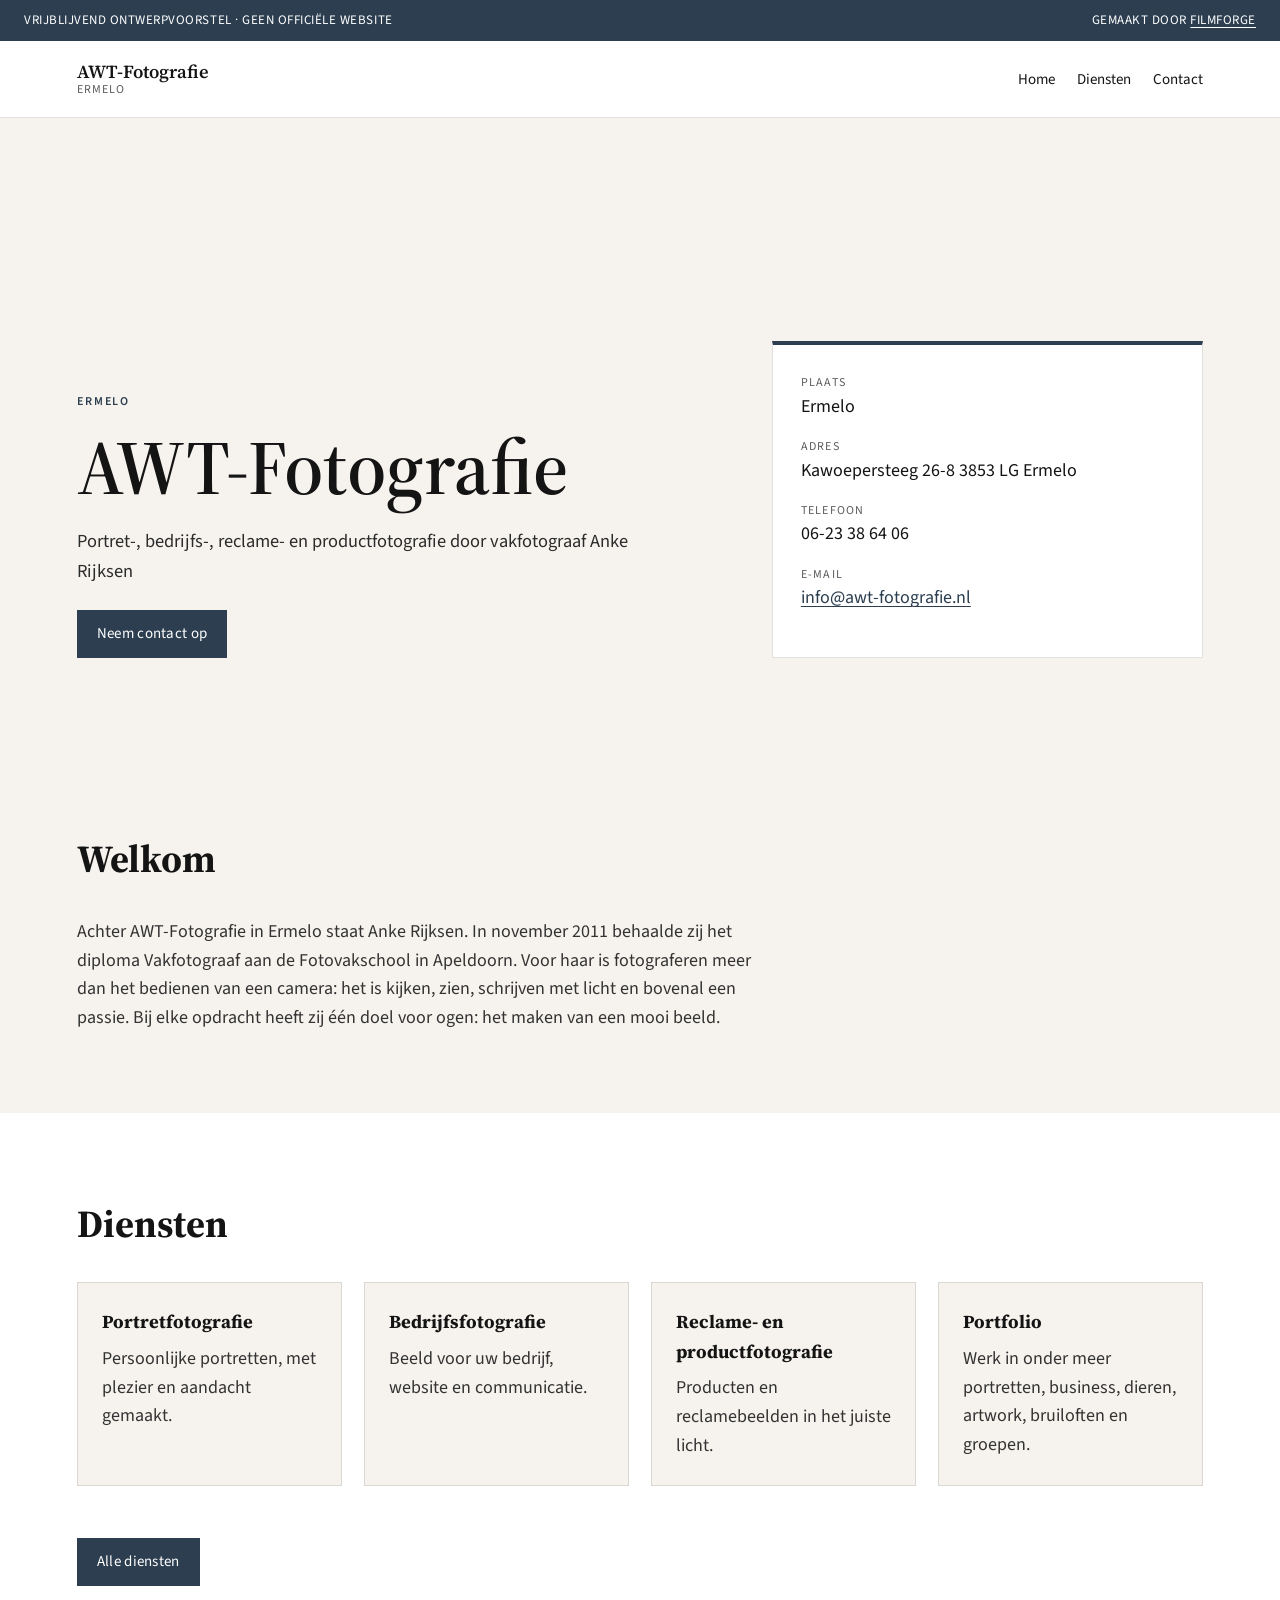
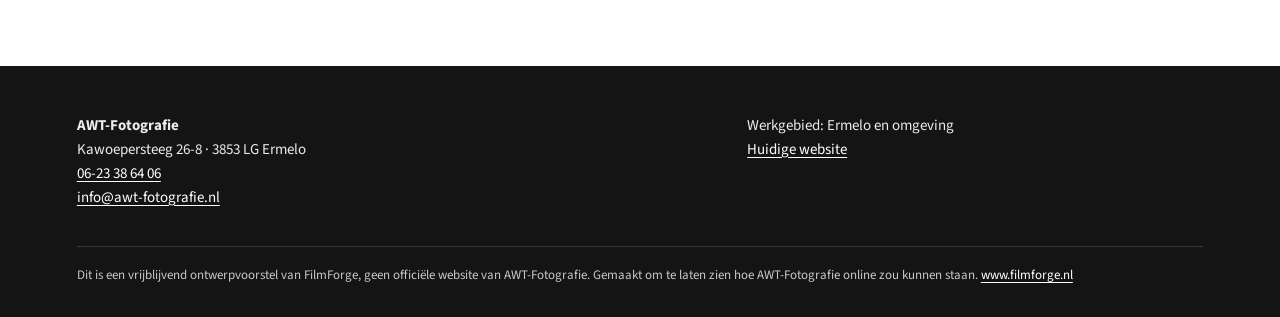
<file: index.html>
<!doctype html>
<html lang="nl">
<head>
<meta charset="utf-8">
<meta name="viewport" content="width=device-width, initial-scale=1">
<meta name="robots" content="noindex,nofollow">
<title>AWT-Fotografie · Ermelo</title>
<meta name="description" content="AWT-Fotografie in Ermelo — vrijblijvend ontwerpvoorstel van FilmForge.">
<link rel="preconnect" href="https://fonts.googleapis.com">
<link rel="preconnect" href="https://fonts.gstatic.com" crossorigin>
<link href="https://fonts.googleapis.com/css2?family=Source+Sans+3:wght@400;600&family=Source+Serif+4:opsz,wght@8..60,500;8..60,600&display=swap" rel="stylesheet">
<link rel="stylesheet" href="style.css">
</head>
<body>
<div class="ff-banner">
  <span>Vrijblijvend ontwerpvoorstel · geen officiële website</span>
  <span>Gemaakt door <a href="https://www.filmforge.nl" rel="noopener">FilmForge</a></span>
</div>
<header class="nav">
  <a class="brand" href="index.html">AWT-Fotografie<small>Ermelo</small></a>
  <nav>
    <ul>
      <li><a href="index.html" aria-current="page">Home</a></li>
      <li><a href="diensten.html">Diensten</a></li>
      <li><a href="contact.html">Contact</a></li>
    </ul>
  </nav>
</header>

<section class="hero">
  <div>
    <p class="eyebrow">Ermelo</p>
    <h1>AWT-Fotografie</h1>
    <p class="lede">Portret-, bedrijfs-, reclame- en productfotografie door vakfotograaf Anke Rijksen</p>
    <a class="cta" href="contact.html">Neem contact op</a>
  </div>
  
    <aside class="hero-aside">
      <dl>
        <dt>Plaats</dt><dd>Ermelo</dd>
        <dt>Adres</dt><dd>Kawoepersteeg 26-8 3853 LG Ermelo</dd>
        <dt>Telefoon</dt><dd>06-23 38 64 06</dd>
        <dt>E-mail</dt><dd><a href="mailto:info@awt-fotografie.nl">info@awt-fotografie.nl</a></dd>
      </dl>
    </aside>
</section>
<section class="section">
  <div class="prose">
    <h2>Welkom</h2>
    <p>Achter AWT-Fotografie in Ermelo staat Anke Rijksen. In november 2011 behaalde zij het diploma Vakfotograaf aan de Fotovakschool in Apeldoorn. Voor haar is fotograferen meer dan het bedienen van een camera: het is kijken, zien, schrijven met licht en bovenal een passie. Bij elke opdracht heeft zij één doel voor ogen: het maken van een mooi beeld.</p>
  </div>
</section>
<section class="section alt">
  <h2>Diensten</h2>
  <div class="grid"><article class="card"><h3>Portretfotografie</h3><p>Persoonlijke portretten, met plezier en aandacht gemaakt.</p></article>
<article class="card"><h3>Bedrijfsfotografie</h3><p>Beeld voor uw bedrijf, website en communicatie.</p></article>
<article class="card"><h3>Reclame- en productfotografie</h3><p>Producten en reclamebeelden in het juiste licht.</p></article>
<article class="card"><h3>Portfolio</h3><p>Werk in onder meer portretten, business, dieren, artwork, bruiloften en groepen.</p></article></div>
  <p style="margin-top:28px"><a class="cta" href="diensten.html">Alle diensten</a></p>
</section>

<footer class="site">
  <div class="footer-grid">
    <div>
      <strong>AWT-Fotografie</strong>
      <p>Kawoepersteeg 26-8 · 3853 LG Ermelo</p>
      <p><a href="tel:06-23386406">06-23 38 64 06</a></p>
      <p><a href="mailto:info@awt-fotografie.nl">info@awt-fotografie.nl</a></p>
    </div>
    <div>
      <p>Werkgebied: Ermelo en omgeving</p>
      <p><a href="https://www.awt-fotografie.nl/">Huidige website</a></p>
    </div>
  </div>
  <p class="ff-note">Dit is een vrijblijvend ontwerpvoorstel van FilmForge, geen officiële website van AWT-Fotografie. Gemaakt om te laten zien hoe AWT-Fotografie online zou kunnen staan. <a href="https://www.filmforge.nl">www.filmforge.nl</a></p>
</footer>
</body>
</html>
</file>
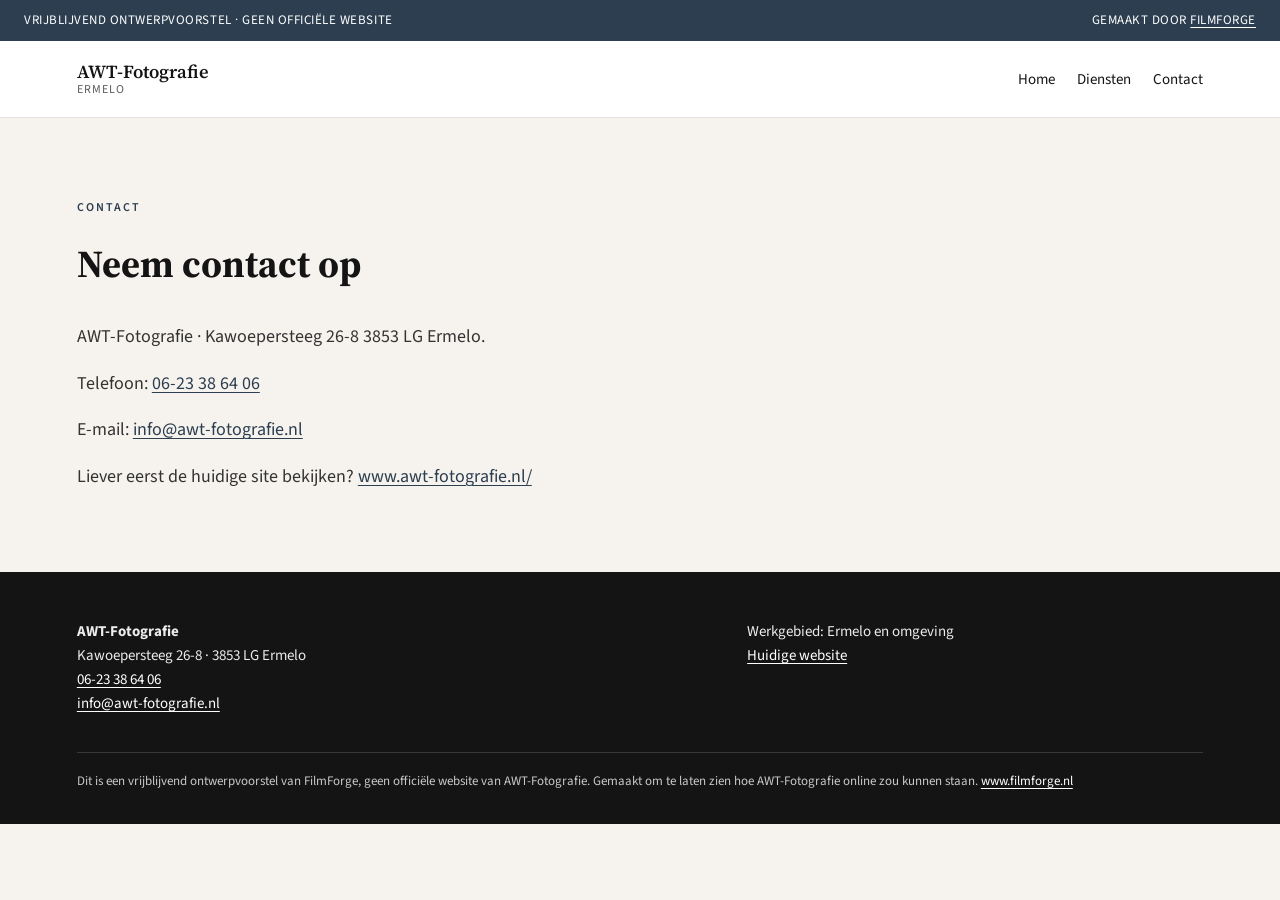
<file: contact.html>
<!doctype html>
<html lang="nl">
<head>
<meta charset="utf-8">
<meta name="viewport" content="width=device-width, initial-scale=1">
<meta name="robots" content="noindex,nofollow">
<title>Contact · AWT-Fotografie</title>
<meta name="description" content="AWT-Fotografie in Ermelo — vrijblijvend ontwerpvoorstel van FilmForge.">
<link rel="preconnect" href="https://fonts.googleapis.com">
<link rel="preconnect" href="https://fonts.gstatic.com" crossorigin>
<link href="https://fonts.googleapis.com/css2?family=Source+Sans+3:wght@400;600&family=Source+Serif+4:opsz,wght@8..60,500;8..60,600&display=swap" rel="stylesheet">
<link rel="stylesheet" href="style.css">
</head>
<body>
<div class="ff-banner">
  <span>Vrijblijvend ontwerpvoorstel · geen officiële website</span>
  <span>Gemaakt door <a href="https://www.filmforge.nl" rel="noopener">FilmForge</a></span>
</div>
<header class="nav">
  <a class="brand" href="index.html">AWT-Fotografie<small>Ermelo</small></a>
  <nav>
    <ul>
      <li><a href="index.html">Home</a></li>
      <li><a href="diensten.html">Diensten</a></li>
      <li><a href="contact.html" aria-current="page">Contact</a></li>
    </ul>
  </nav>
</header>

<section class="section">
  <p class="eyebrow">Contact</p>
  <h2>Neem contact op</h2>
  <div class="prose">
    <p>AWT-Fotografie · Kawoepersteeg 26-8 3853 LG Ermelo.</p>
    <p>Telefoon: <a href='tel:06-23386406'>06-23 38 64 06</a></p>
    <p>E-mail: <a href="mailto:info@awt-fotografie.nl">info@awt-fotografie.nl</a></p>
    
    <p>Liever eerst de huidige site bekijken? <a href="https://www.awt-fotografie.nl/">www.awt-fotografie.nl/</a></p>
  </div>
</section>

<footer class="site">
  <div class="footer-grid">
    <div>
      <strong>AWT-Fotografie</strong>
      <p>Kawoepersteeg 26-8 · 3853 LG Ermelo</p>
      <p><a href="tel:06-23386406">06-23 38 64 06</a></p>
      <p><a href="mailto:info@awt-fotografie.nl">info@awt-fotografie.nl</a></p>
    </div>
    <div>
      <p>Werkgebied: Ermelo en omgeving</p>
      <p><a href="https://www.awt-fotografie.nl/">Huidige website</a></p>
    </div>
  </div>
  <p class="ff-note">Dit is een vrijblijvend ontwerpvoorstel van FilmForge, geen officiële website van AWT-Fotografie. Gemaakt om te laten zien hoe AWT-Fotografie online zou kunnen staan. <a href="https://www.filmforge.nl">www.filmforge.nl</a></p>
</footer>
</body>
</html>
</file>
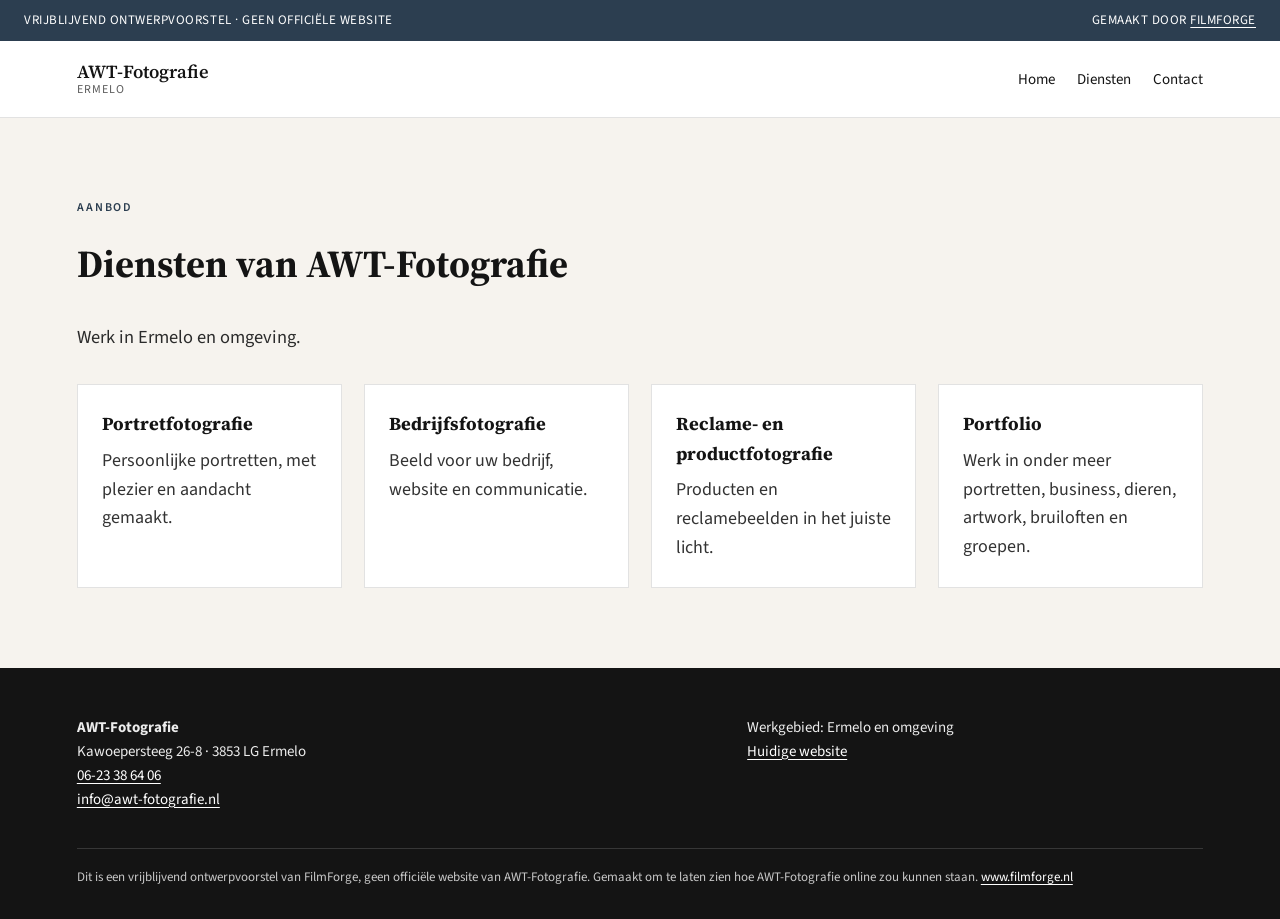
<file: diensten.html>
<!doctype html>
<html lang="nl">
<head>
<meta charset="utf-8">
<meta name="viewport" content="width=device-width, initial-scale=1">
<meta name="robots" content="noindex,nofollow">
<title>Diensten · AWT-Fotografie</title>
<meta name="description" content="AWT-Fotografie in Ermelo — vrijblijvend ontwerpvoorstel van FilmForge.">
<link rel="preconnect" href="https://fonts.googleapis.com">
<link rel="preconnect" href="https://fonts.gstatic.com" crossorigin>
<link href="https://fonts.googleapis.com/css2?family=Source+Sans+3:wght@400;600&family=Source+Serif+4:opsz,wght@8..60,500;8..60,600&display=swap" rel="stylesheet">
<link rel="stylesheet" href="style.css">
</head>
<body>
<div class="ff-banner">
  <span>Vrijblijvend ontwerpvoorstel · geen officiële website</span>
  <span>Gemaakt door <a href="https://www.filmforge.nl" rel="noopener">FilmForge</a></span>
</div>
<header class="nav">
  <a class="brand" href="index.html">AWT-Fotografie<small>Ermelo</small></a>
  <nav>
    <ul>
      <li><a href="index.html">Home</a></li>
      <li><a href="diensten.html" aria-current="page">Diensten</a></li>
      <li><a href="contact.html">Contact</a></li>
    </ul>
  </nav>
</header>

<section class="section">
  <p class="eyebrow">Aanbod</p>
  <h2>Diensten van AWT-Fotografie</h2>
  <p class="lede" style="margin-bottom:32px">Werk in Ermelo en omgeving.</p>
  <div class="grid"><article class="card"><h3>Portretfotografie</h3><p>Persoonlijke portretten, met plezier en aandacht gemaakt.</p></article>
<article class="card"><h3>Bedrijfsfotografie</h3><p>Beeld voor uw bedrijf, website en communicatie.</p></article>
<article class="card"><h3>Reclame- en productfotografie</h3><p>Producten en reclamebeelden in het juiste licht.</p></article>
<article class="card"><h3>Portfolio</h3><p>Werk in onder meer portretten, business, dieren, artwork, bruiloften en groepen.</p></article></div>
</section>

<footer class="site">
  <div class="footer-grid">
    <div>
      <strong>AWT-Fotografie</strong>
      <p>Kawoepersteeg 26-8 · 3853 LG Ermelo</p>
      <p><a href="tel:06-23386406">06-23 38 64 06</a></p>
      <p><a href="mailto:info@awt-fotografie.nl">info@awt-fotografie.nl</a></p>
    </div>
    <div>
      <p>Werkgebied: Ermelo en omgeving</p>
      <p><a href="https://www.awt-fotografie.nl/">Huidige website</a></p>
    </div>
  </div>
  <p class="ff-note">Dit is een vrijblijvend ontwerpvoorstel van FilmForge, geen officiële website van AWT-Fotografie. Gemaakt om te laten zien hoe AWT-Fotografie online zou kunnen staan. <a href="https://www.filmforge.nl">www.filmforge.nl</a></p>
</footer>
</body>
</html>
</file>
<file: style.css>
:root {
  --ink: #141414;
  --muted: #5c5c5c;
  --paper: #f6f3ee;
  --card: #ffffff;
  --accent: #2c3e50;
  --accent-2: #2c3e502;
  --line: rgba(20,20,20,.12);
}
* { box-sizing: border-box; margin: 0; padding: 0; }
html { scroll-behavior: smooth; }
body {
  font-family: "Source Sans 3", "Segoe UI", sans-serif;
  color: var(--ink);
  background: var(--paper);
  line-height: 1.6;
  font-size: 18px;
}
a { color: var(--accent); text-decoration-thickness: 1px; text-underline-offset: 3px; }
img { max-width: 100%; }
.ff-banner {
  background: var(--accent);
  color: #fff;
  font-size: 13px;
  letter-spacing: .04em;
  text-transform: uppercase;
  padding: 10px 24px;
  display: flex;
  justify-content: space-between;
  gap: 16px;
  flex-wrap: wrap;
}
.ff-banner a { color: #fff; }
header.nav {
  display: flex;
  align-items: center;
  justify-content: space-between;
  gap: 24px;
  padding: 20px 6vw;
  border-bottom: 1px solid var(--line);
  background: var(--card);
  position: sticky;
  top: 0;
  z-index: 10;
}
.brand {
  font-family: "Source Serif 4", Georgia, serif;
  font-weight: 600;
  font-size: 1.15rem;
  color: var(--ink);
  text-decoration: none;
  line-height: 1.2;
}
.brand small { display: block; font-family: "Source Sans 3", sans-serif; font-weight: 400; font-size: 12px; letter-spacing: .08em; text-transform: uppercase; color: var(--muted); }
nav ul { display: flex; gap: 22px; list-style: none; flex-wrap: wrap; }
nav a { color: var(--ink); text-decoration: none; font-size: 15px; }
nav a:hover { color: var(--accent); }
.hero {
  padding: 12vh 6vw 10vh;
  display: grid;
  grid-template-columns: 1.2fr .8fr;
  gap: 48px;
  align-items: end;
  background:
    linear-gradient(120deg, rgba(255,255,255,.7), transparent 40%),
    radial-gradient(circle at 90% 10%, var(--accent-2), transparent 42%),
    radial-gradient(circle at 0% 100%, var(--accent), transparent 50%),
    var(--paper);
  min-height: 70vh;
}
.eyebrow { text-transform: uppercase; letter-spacing: .16em; font-size: 12px; color: var(--accent); font-weight: 600; margin-bottom: 16px; }
h1 {
  font-family: "Source Serif 4", Georgia, serif;
  font-size: clamp(2.4rem, 6vw, 5rem);
  line-height: 1.05;
  font-weight: 600;
  margin-bottom: 20px;
}
.lede { font-size: 1.15rem; max-width: 38rem; color: #2b2b2b; }
.hero-aside {
  background: var(--card);
  padding: 28px;
  border: 1px solid var(--line);
  border-top: 4px solid var(--accent);
}
.hero-aside dt { font-size: 12px; text-transform: uppercase; letter-spacing: .1em; color: var(--muted); }
.hero-aside dd { margin: 0 0 16px; }
.section { padding: 80px 6vw; }
.section.alt { background: var(--card); }
.section h2 {
  font-family: "Source Serif 4", Georgia, serif;
  font-size: clamp(1.8rem, 3vw, 2.6rem);
  margin-bottom: 28px;
}
.grid {
  display: grid;
  grid-template-columns: repeat(auto-fit, minmax(240px, 1fr));
  gap: 22px;
}
.card {
  background: var(--card);
  border: 1px solid var(--line);
  padding: 24px;
}
.section.alt .card { background: var(--paper); }
.card h3 { font-size: 1.15rem; margin-bottom: 8px; font-family: "Source Serif 4", Georgia, serif; }
.card p, .prose p { color: #333; }
.prose { max-width: 44rem; }
.prose p + p { margin-top: 1em; }
.cta {
  display: inline-block;
  margin-top: 24px;
  background: var(--accent);
  color: #fff;
  text-decoration: none;
  padding: 12px 20px;
  font-size: 15px;
  letter-spacing: .02em;
}
.cta:hover { filter: brightness(1.08); }
footer.site {
  padding: 48px 6vw 32px;
  background: var(--ink);
  color: #ececec;
  font-size: 15px;
}
footer.site a { color: #fff; }
.footer-grid { display: grid; grid-template-columns: 1.4fr 1fr; gap: 32px; margin-bottom: 36px; }
.ff-note {
  border-top: 1px solid rgba(255,255,255,.15);
  padding-top: 18px;
  font-size: 13px;
  color: #c8c8c8;
}
@media (max-width: 800px) {
  .hero, .footer-grid { grid-template-columns: 1fr; }
  header.nav { flex-direction: column; align-items: flex-start; }
}
</file>
